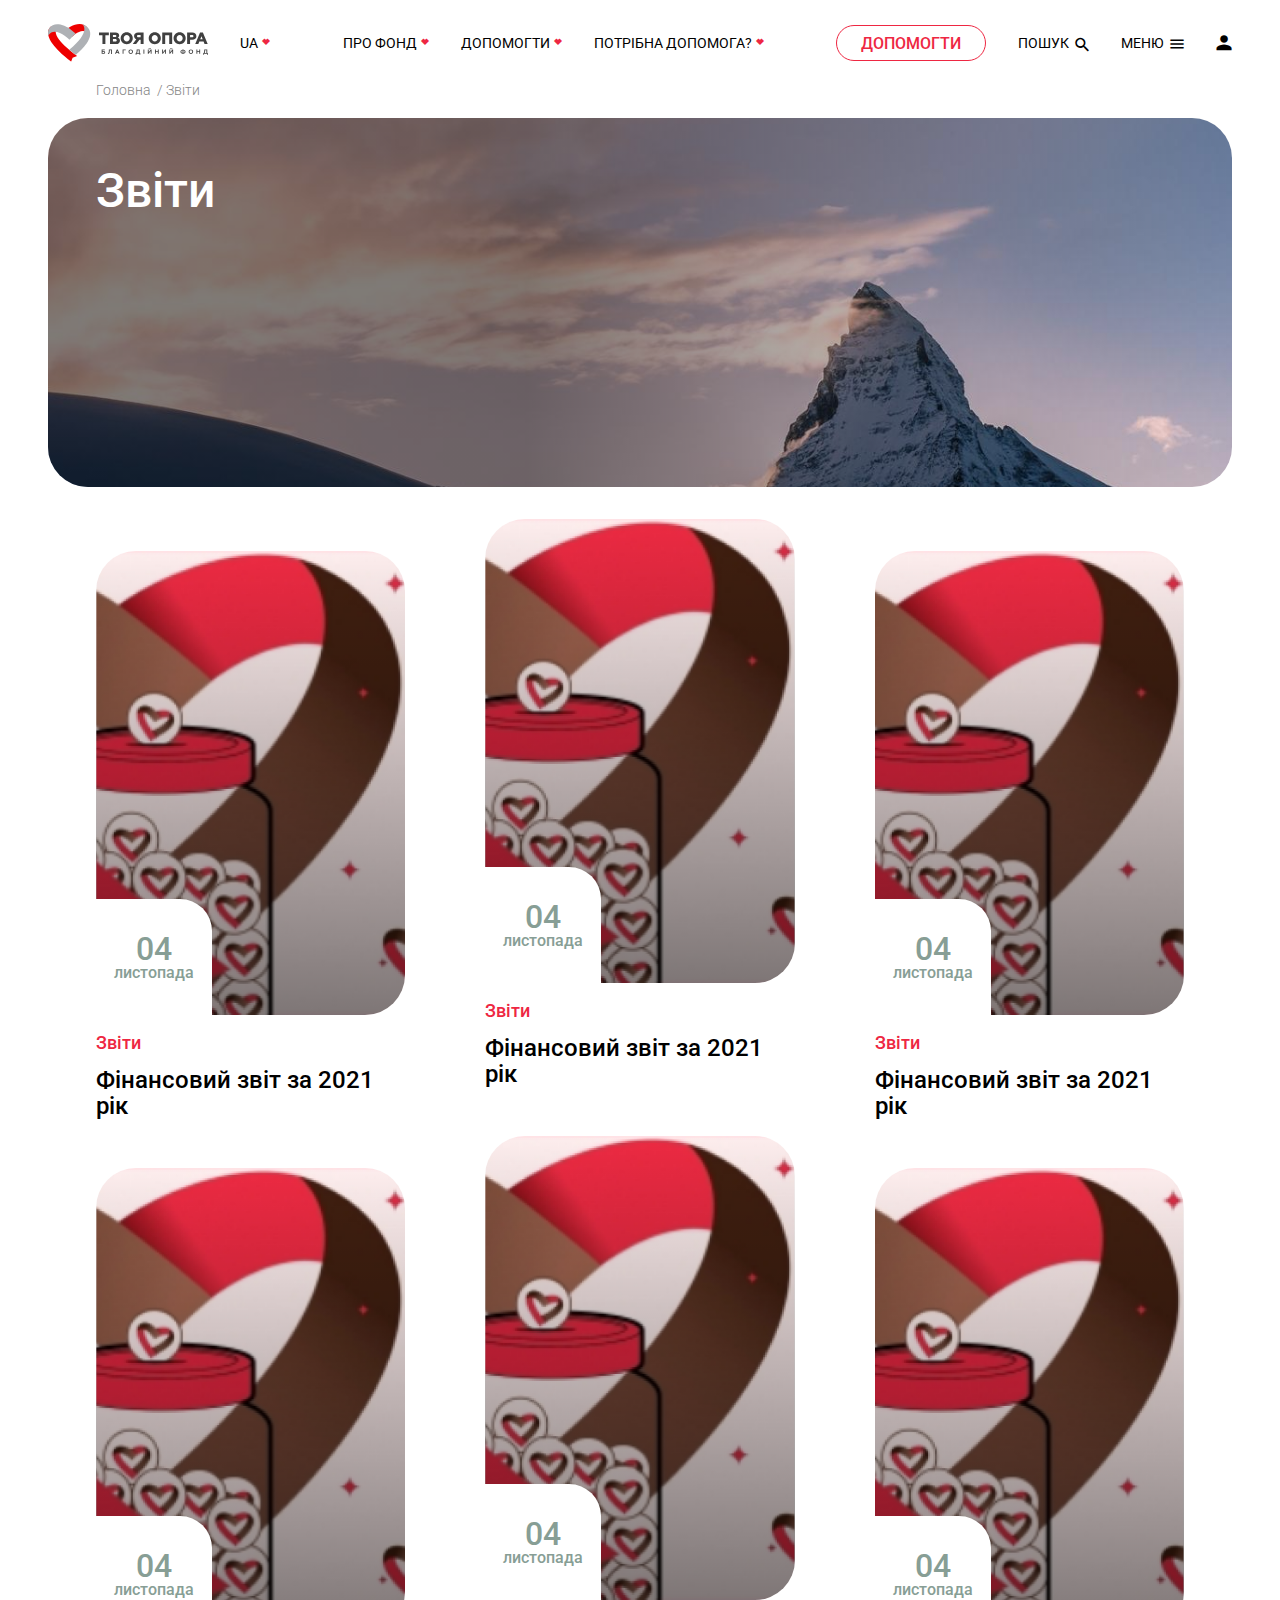
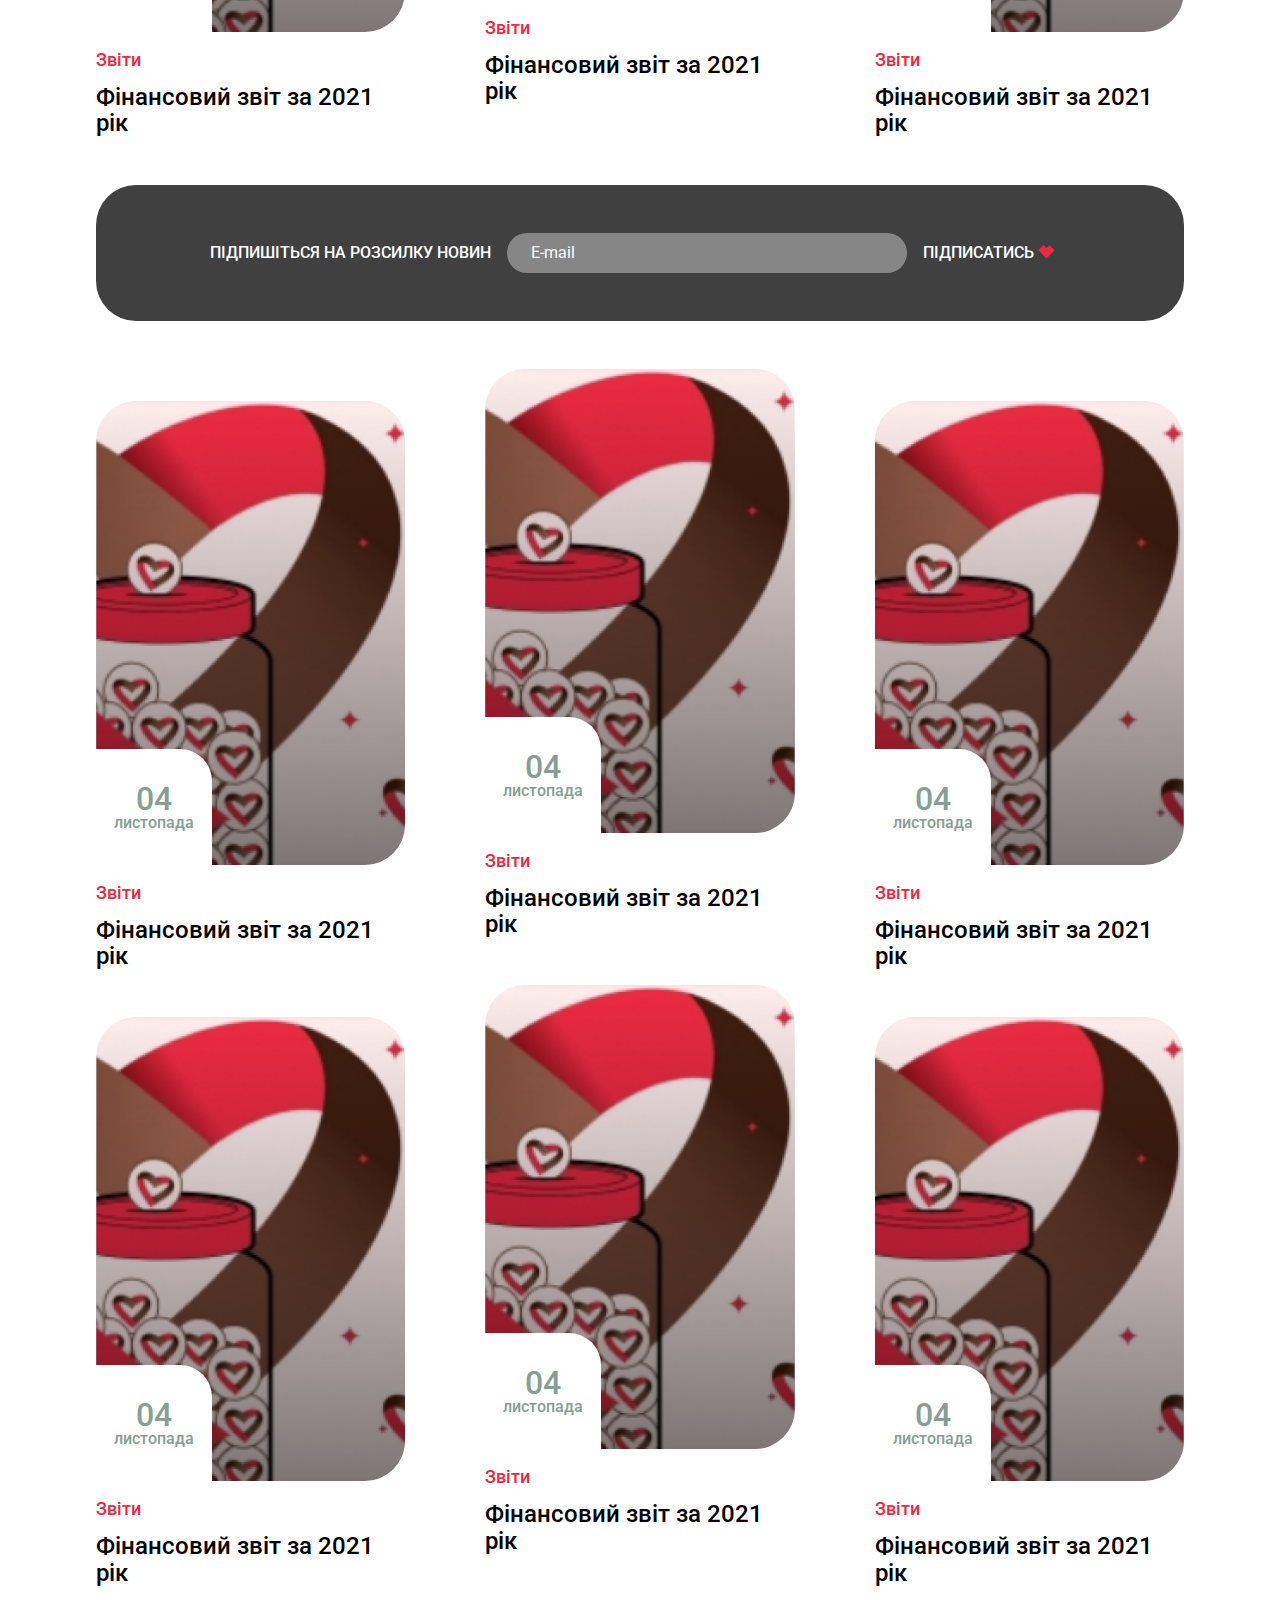
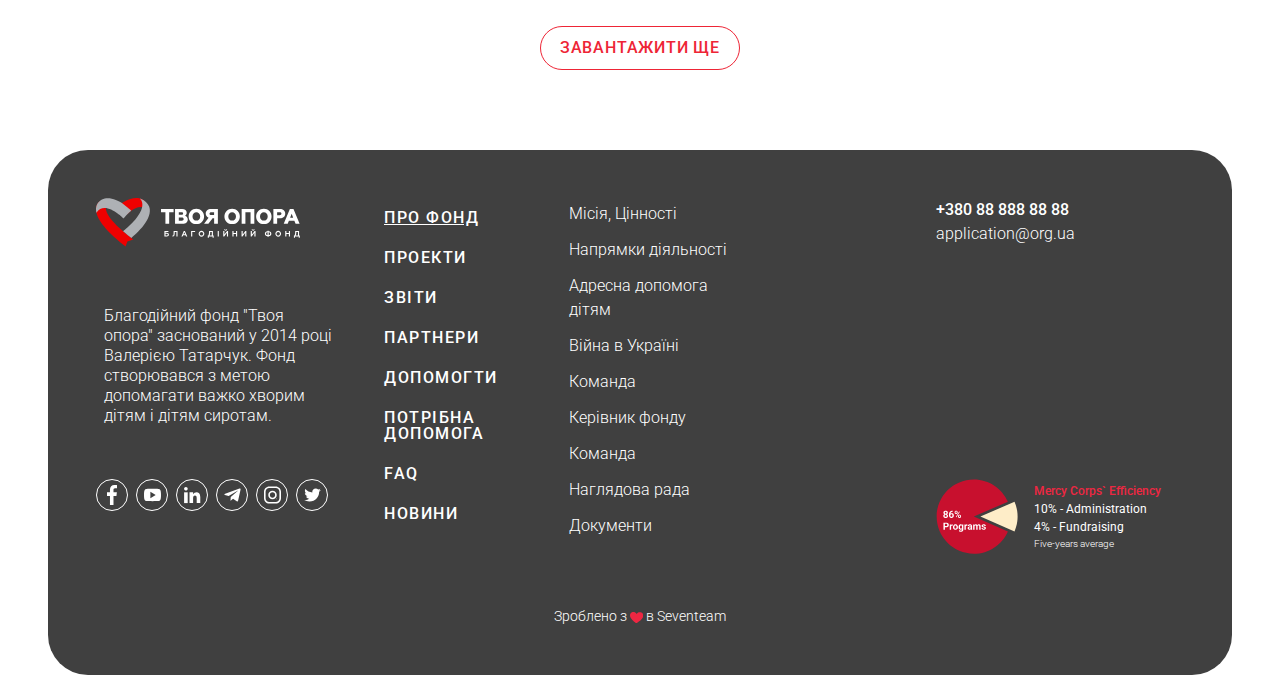
<file: index.html>
<!DOCTYPE html>
<html lang="uk">
<head>
    <title>Твоя Опора - zvity</title>
    <meta http-equiv="content-type" content="text/html;charset=utf-8" />
    <meta name="viewport" content="width=device-width, initial-scale=1, maximum-scale=1" />

    <meta name="description" content="Твоя Опора">
    <meta name="keywords" content="">
    <meta property="og:type" content="website">
    <meta property="og:site_name" content="">
    <meta property="og:title" content="Твоя Опора">
    <meta property="og:description" content="">
    <meta property="og:image" content="">
    <meta property="og:image:secure_url" content="">
    <meta property="og:url" content="">
    
    <link rel="icon" type="image/x-icon" href="./favicon.ico">
    <link rel="preconnect" href="https://fonts.googleapis.com">
    <link rel="preconnect" href="https://fonts.gstatic.com" crossorigin>
    <link href="https://fonts.googleapis.com/css2?family=Roboto:wght@300;400;500;600&display=swap" rel="stylesheet">

    <link href="./css/main.css" rel="stylesheet" />
</head>
<body><div class="container container-header">
    <header class="header">
        <div class="header-logo">
            <a href="/"><img src="./img/logo.svg" alt=""></a>
        </div>
        <div class="header-lang">
            <div class="text-dropdown">UA</div>
        </div>
        <div class="header-nav">
            <ul class="header-nav-list">
                <li><a href="#" class="text-dropdown">Про фонд</a></li>
                <li><a href="#" class="text-dropdown">Допомогти</a></li>
                <li><a href="#" class="text-dropdown">Потрібна допомога?</a></li>
            </ul>
        </div>
        <div class="header-help">
            <button class="header-help-btn">Допомогти</button>
        </div>
        <div class="header-search">
            <button class="header-btn header-btn_search">Пошук</button>
        </div>
        <div class="header-menu">
            <button class="header-btn header-btn_menu">Меню</button>
        </div>
        <div class="header-profile">
            <button class="profile-btn"></button>
        </div>
    </header><div class="dropdown-box" data-invoke="hide-nav">
    <div class="dropdown-nav">
        <div class="dropdown-nav-form">
            <form class="nav-search" method="get" action="">
                <div class="nav-search-box">
                    <div class="nav-search-query">
                        <input type="text" name="q" placeholder="Пошук">
                    </div>

                    <button class="nav-search-btn" type="submit">Пошук</button>
                </div>
            </form>
            <form class="nav-subscribe" method="get" action="">
                <div class="nav-search-box">
                    <div class="nav-search-query">
                        <input type="text" name="q" placeholder="email">
                    </div>

                    <button class="nav-search-btn" type="submit">
                        <svg width="8" height="15" viewBox="0 0 8 15" fill="none" xmlns="http://www.w3.org/2000/svg">
                            <path d="M0.827341 1.30631L7.19141 7.67017L0.827341 14.034" stroke="#fff" stroke-linecap="round"/>
                        </svg>
                    </button>
                </div>
            </form>
        </div>
        <div class="dropdown-nav-menu"><ul class="two-nav-list">
    <li class="two-nav-item hover-active">
        <div><span class="two-nav-item-parent">Про фонд</span></div>
        <ul class="two-nav-sublist">
            <li><a href="#">Місія, Цінності</a></li>
            <li><a href="#">Напрямки діяльності</a></li>
            <li><a href="#">Адресна допомога дітям</a></li>
            <li><a href="#">Війна в Україні</a></li>
            <li><a href="#">Команда</a></li>
            <li><a href="#">Керівник фонду</a></li>
            <li><a href="#">Команда</a></li>
            <li><a href="#">Наглядова рада</a></li>
            <li><a href="#">Документи</a></li>
        </ul>
    </li>
    <li class="two-nav-item">
        <div><span class="two-nav-item-parent">Проекти</span></div>
        <ul class="two-nav-sublist">
            <li><a href="#">velit et</a></li>
            <li><a href="#">perspiciatis qui tempore</a></li>
            <li><a href="#">voluptatem</a></li>
            <li><a href="#">iste aliquam</a></li>
        </ul>
    </li>
    <li class="two-nav-item">
        <div><span class="two-nav-item-parent">Звіти</span></div>
        <ul class="two-nav-sublist">
            <li><a href="#">aut enim</a></li>
            <li><a href="#">voluptas est tempore</a></li>
            <li><a href="#">distinctio</a></li>
            <li><a href="#">suscipit amet</a></li>
            <li><a href="#">sapiente nostrum quis voluptatum accusantium</a></li>
            <li><a href="#">nesciunt et consequatur</a></li>
            <li><a href="#">sunt</a></li>
            <li><a href="#">eligendi quae</a></li>
        </ul>
    </li>
    <li class="two-nav-item">
        <div><span class="two-nav-item-parent">Партнери</span></div>
        <ul class="two-nav-sublist">
            <li><a href="#">est et</a></li>
            <li><a href="#">delectus molestiae qui</a></li>
            <li><a href="#">enim magni eos ipsum soluta</a></li>
            <li><a href="#">est sed</a></li>
        </ul>
    </li>
    <li class="two-nav-item">
        <div><span class="two-nav-item-parent">Допомогти</span></div>
        <ul class="two-nav-sublist">
            <li><a href="#">sint</a></li>
            <li><a href="#">ut sint</a></li>
            <li><a href="#">unde possimus est</a></li>
            <li><a href="#">cumque et</a></li>
        </ul>
    </li>
    <li class="two-nav-item">
        <div><span class="two-nav-item-parent">Потрібна допомога</span></div>
        <ul class="two-nav-sublist">
            <li><a href="#">dignissimos</a></li>
            <li><a href="#">porro voluptate</a></li>
            <li><a href="#">quo sequi qui voluptatem magni</a></li>
            <li><a href="#">eveniet libero voluptas</a></li>
            <li><a href="#">non</a></li>
            <li><a href="#">dolore consequatur qui autem veniam</a></li>
        </ul>
    </li>
    <li class="two-nav-item">
        <div><span class="two-nav-item-parent">FAQ</span></div>
        <ul class="two-nav-sublist">
            <li><a href="#">in maxime et ratione magnam</a></li>
        </ul>
    </li>
    <li class="two-nav-item">
        <div><span class="two-nav-item-parent">Новини</span></div>
        <ul class="two-nav-sublist">
            <li><a href="#">et veritatis</a></li>
            <li><a href="#">et omnis voluptates</a></li>
        </ul>
    </li>
</ul>

        </div>
        <div class="dropdown-nav-contacts">
            <h3 class="dropdown-nav-contacts-head">Контакти</h3>
            <ul class="dropdown-nav-contacts-list">
                <li><a href="tel:+380888888888">+380 88 888 88 88</a></li>
                <li><a href="mailto:application@org.ua">application@org.ua</a></li>
            </ul>
        </div>
        <div class="dropdown-nav-lang">
            <ul class="dropdown-lang-list">
                <li>
                    <strong>ua</strong>
                </li>
                <li>
                    <a href="#">en</a>
                </li>
                <li>
                    <a href="#">pl</a>
                </li>
                <li>
                    <a href="#">de</a>
                </li>
                <li>
                    <a href="#">fr</a>
                </li>
            </ul>
        </div>
        <div class="dropdown-nav-social"><ul class="social-list">
            <li><a href="#" class="social-icon social-icon_facebook" rel="nofollow" target="blank">
                <svg width="10" height="20" viewBox="0 0 10 20" fill="none" xmlns="http://www.w3.org/2000/svg">
                    <path d="M6.48562 20V10.8771H9.4377L9.8786 7.32226H6.49201V5.04983C6.49201 4.01993 6.76677 3.32226 8.1853 3.32226H10V0.139535C9.68051 0.0930232 8.60064 0 7.35463 0C4.74121 0 2.95847 1.66113 2.95847 4.70432V7.3289H0V10.8837H2.95847V20H6.48562Z" fill="white"/>
                </svg>
            </a></li>
            <li><a href="#" class="social-icon social-icon_youtube" rel="nofollow" target="blank">
                <svg width="20" height="16" viewBox="0 0 20 16" fill="none" xmlns="http://www.w3.org/2000/svg">
                    <path d="M19.15 2.1292C18.6075 1.10836 18.0188 0.9206 16.8201 0.849206C15.6225 0.763253 12.6113 0.727539 10.0025 0.727539C7.38875 0.727539 4.37628 0.763253 3.18001 0.847873C1.98375 0.9206 1.39376 1.10703 0.84625 2.1292C0.287499 3.14871 0 4.90474 0 7.9963C0 7.99893 0 8.00027 0 8.00027C0 8.0029 0 8.00423 0 8.00423V8.00686C0 11.0852 0.287499 12.8545 0.84625 13.8634C1.39376 14.8842 1.98249 15.0693 3.17876 15.1553C4.37625 15.2294 7.38875 15.273 10.0025 15.273C12.6113 15.273 15.6225 15.2294 16.8213 15.1566C18.02 15.0707 18.6088 14.8855 19.1513 13.8647C19.715 12.8558 20 11.0866 20 8.00819C20 8.00819 20 8.00423 20 8.0016V7.99764C20 4.90474 19.715 3.14871 19.15 2.1292ZM7.50002 11.9672V4.03332L13.75 8.00027L7.50002 11.9672Z" fill="white"/>
                </svg>
            </a></li>
            <li><a href="#" class="social-icon social-icon_linkedin" rel="nofollow" target="blank">
                <svg width="21" height="20" viewBox="0 0 21 20" fill="none" xmlns="http://www.w3.org/2000/svg">
                    <path d="M2.35284 4.4839C3.58013 4.4839 4.57506 3.48015 4.57506 2.24195C4.57506 1.00376 3.58013 0 2.35284 0C1.12554 0 0.130615 1.00376 0.130615 2.24195C0.130615 3.48015 1.12554 4.4839 2.35284 4.4839Z" fill="white"/>
                    <path d="M4.57481 6.6814H0.130371V19.9999H4.57481V6.6814Z" fill="white"/>
                    <path d="M11.2418 6.68134H6.79736V19.9999H11.2418V13.6514C11.2418 9.83339 15.6862 9.47823 15.6862 13.6514V19.9999H20.1307V12.5415C20.1307 5.2607 13.1751 5.50487 11.2418 9.10087V6.68134Z" fill="white"/>
                </svg>
            </a></li>
            <li><a href="#" class="social-icon social-icon_telegram" rel="nofollow" target="blank">
                <svg width="21" height="16" viewBox="0 0 21 16" fill="none" xmlns="http://www.w3.org/2000/svg">
                    <path d="M1.41155 6.60556L19.1482 0.0799257C19.9717 -0.203947 20.6903 0.27123 20.4237 1.45952L20.4251 1.45815L17.405 15.034C17.1815 15.9967 16.5815 16.2305 15.7429 15.7772L11.144 12.5429L8.92573 14.5821C8.6807 14.8159 8.47375 15.0134 7.99805 15.0134L8.32428 10.5475L16.8473 3.19978C17.2181 2.88848 16.7647 2.71294 16.2754 3.02287L5.74387 9.35171L1.20317 8.00023C0.217276 7.70128 0.195719 7.05948 1.41155 6.60556Z" fill="white"/>
                </svg>
            </a></li>
            <li><a href="#" class="social-icon social-icon_instagram" rel="nofollow" target="blank">
                <svg width="20" height="20" viewBox="0 0 20 20" fill="none" xmlns="http://www.w3.org/2000/svg">
                    <path fill-rule="evenodd" clip-rule="evenodd" d="M13.75 0H6.25C2.79876 0 0 2.79877 0 6.25001V13.75C0 17.2012 2.79876 20 6.25 20H13.75C17.2012 20 20 17.2012 20 13.75V6.25001C20 2.79877 17.2012 0 13.75 0ZM18.125 13.75C18.125 16.1625 16.1625 18.125 13.75 18.125H6.25C3.83749 18.125 1.87499 16.1625 1.87499 13.75V6.25001C1.87499 3.83749 3.83749 1.87499 6.25 1.87499H13.75C16.1625 1.87499 18.125 3.83749 18.125 6.25001L18.125 13.75ZM9.99998 5C7.23876 5 5 7.23876 5 10C5 12.7612 7.23876 15 9.99998 15C12.7612 15 15 12.7612 15 10C15 7.23876 12.7612 5 9.99998 5ZM9.99998 13.125C8.27748 13.125 6.87499 11.7225 6.87499 10C6.87499 8.27623 8.27748 6.87499 9.99998 6.87499C11.7225 6.87499 13.125 8.27623 13.125 10C13.125 11.7225 11.7225 13.125 9.99998 13.125ZM15 14.5C15 14.7761 14.7761 15 14.5 15C14.2239 15 14 14.7761 14 14.5C14 14.2239 14.2239 14 14.5 14C14.7761 14 15 14.2239 15 14.5Z" fill="white"/>
                </svg>
            </a></li>
            <li><a href="#" class="social-icon social-icon_twitter" rel="nofollow" target="blank">
                <svg width="22" height="18" viewBox="0 0 22 18" fill="none" xmlns="http://www.w3.org/2000/svg">
                    <path d="M21.7312 2.5917C20.9331 2.92883 20.0827 3.1525 19.1961 3.26111C20.1082 2.73664 20.8045 1.9122 21.1318 0.918594C20.2813 1.40712 19.3424 1.75192 18.3419 1.9445C17.5342 1.11602 16.3835 0.603271 15.1277 0.603271C12.692 0.603271 10.7307 2.50772 10.7307 4.84216C10.7307 5.17807 10.7601 5.50107 10.8326 5.80872C7.17538 5.63672 3.9386 3.94827 1.7644 1.37603C1.38464 2.01031 1.16207 2.73664 1.16207 3.51829C1.16207 4.98589 1.94674 6.28715 3.1162 7.04013C2.4095 7.02721 1.71578 6.82938 1.12853 6.51809C1.12853 6.53101 1.12853 6.54797 1.12853 6.56452C1.12853 8.62401 2.65345 10.3347 4.65369 10.7287C4.29573 10.8232 3.90507 10.8684 3.50016 10.8684C3.21848 10.8684 2.93429 10.8531 2.66728 10.7961C3.23734 12.4745 4.85489 13.7083 6.77843 13.7483C5.2816 14.8764 3.3807 15.5559 1.32344 15.5559C0.962546 15.5559 0.616736 15.5405 0.270508 15.4977C2.2192 16.7077 4.52878 17.3989 7.01945 17.3989C15.1156 17.3989 19.5419 10.9391 19.5419 5.33957C19.5419 5.15223 19.5352 4.97136 19.526 4.79169C20.3991 4.19496 21.1331 3.44965 21.7312 2.5917Z" fill="white"/>
                </svg>
            </a></li>
</ul>
</div>
        <button class="dropdown-nav-close" data-invoke="hide-nav"></button>
    </div>
</div>

</div>

<section class="container container__small container__breadcrumbs">
    <nav class="yoast-breadcrumbs breadcrumbs">
        <span>
            <span>
                <a href="№">Головна</a>
                 / 
                 <span>
                    Звіти
                </span>
            </span>
        </span>
    </nav>
</section>

<section class="container container__small">
    <div class="banner-gradient rounded banner-gradient__zvity">

        <div class="banner-gradient__img">
            <img src="./img/content/top-project/0-1270x735.jpg" alt="">
        </div>
        <div class="banner-gradient__bg"></div>

        <div class="banner-gradient-text">
            <h3>
                Звіти
            </h3>
        </div>
    </div>
</section>

<section class="container">  

    <div class="project-list-projects zvit-list">
            <div class="project-list-projects-wrapper">
                <div class="swiper-slide">
                    <div class="project-card">
                        <a href="/projects/id" class="project-card-data">
                            <img src="./img/zvity/img-zvity-title.png" class="project-card-image" alt="">
                            <div class="project-card-date">
                                <div><strong>04</strong> листопада</div>
                            </div>
                            
                            <div class="project-card-desc">
                                <div class="project-card-text">
                                    <p>Voluptas tenetur quidem et officia debitis accusantium tempora. Non quia voluptatum saepe a. Ab sapiente nobis.</p>
                                    <div class="project-card-more">докладніше</div>
                                </div>
                            </div>
                        </a>
                        <h3 class="project-card-head">
                            <a href=""><strong>Звіти</strong>Фінансовий звіт за 2021 рік</a>
                        </h3>
                    </div>
                </div>
                <div class="swiper-slide">
                    <div class="project-card">
                        <a href="/projects/id" class="project-card-data">
                            <img src="./img/zvity/img-zvity-title.png" class="project-card-image" alt="">
                            <div class="project-card-date">
                                <div><strong>04</strong> листопада</div>
                            </div>
                            
                            <div class="project-card-desc">
                                <div class="project-card-text">
                                    <p>Voluptas tenetur quidem et officia debitis accusantium tempora. Non quia voluptatum saepe a. Ab sapiente nobis.</p>
                                    <div class="project-card-more">докладніше</div>
                                </div>
                            </div>
                        </a>
                        <h3 class="project-card-head">
                            <a href=""><strong>Звіти</strong>Фінансовий звіт за 2021 рік</a>
                        </h3>
                    </div>
                </div>
                <div class="swiper-slide">
                    <div class="project-card">
                        <a href="/projects/id" class="project-card-data">
                            <img src="./img/zvity/img-zvity-title.png" class="project-card-image" alt="">
                            <div class="project-card-date">
                                <div><strong>04</strong> листопада</div>
                            </div>
                            
                            <div class="project-card-desc">
                                <div class="project-card-text">
                                    <p>Voluptas tenetur quidem et officia debitis accusantium tempora. Non quia voluptatum saepe a. Ab sapiente nobis.</p>
                                    <div class="project-card-more">докладніше</div>
                                </div>
                            </div>
                        </a>
                        <h3 class="project-card-head">
                            <a href=""><strong>Звіти</strong>Фінансовий звіт за 2021 рік</a>
                        </h3>
                    </div>
                </div>
                <div class="swiper-slide">
                    <div class="project-card">
                        <a href="/projects/id" class="project-card-data">
                            <img src="./img/zvity/img-zvity-title.png" class="project-card-image" alt="">
                            <div class="project-card-date">
                                <div><strong>04</strong> листопада</div>
                            </div>
                            
                            <div class="project-card-desc">
                                <div class="project-card-text">
                                    <p>Voluptas tenetur quidem et officia debitis accusantium tempora. Non quia voluptatum saepe a. Ab sapiente nobis.</p>
                                    <div class="project-card-more">докладніше</div>
                                </div>
                            </div>
                        </a>
                        <h3 class="project-card-head">
                            <a href=""><strong>Звіти</strong>Фінансовий звіт за 2021 рік</a>
                        </h3>
                    </div>
                </div>
                <div class="swiper-slide">
                    <div class="project-card">
                        <a href="/projects/id" class="project-card-data">
                            <img src="./img/zvity/img-zvity-title.png" class="project-card-image" alt="">
                            <div class="project-card-date">
                                <div><strong>04</strong> листопада</div>
                            </div>
                            
                            <div class="project-card-desc">
                                <div class="project-card-text">
                                    <p>Voluptas tenetur quidem et officia debitis accusantium tempora. Non quia voluptatum saepe a. Ab sapiente nobis.</p>
                                    <div class="project-card-more">докладніше</div>
                                </div>
                            </div>
                        </a>
                        <h3 class="project-card-head">
                            <a href=""><strong>Звіти</strong>Фінансовий звіт за 2021 рік</a>
                        </h3>
                    </div>
                </div>
                <div class="swiper-slide">
                    <div class="project-card">
                        <a href="/projects/id" class="project-card-data">
                            <img src="./img/zvity/img-zvity-title.png" class="project-card-image" alt="">
                            <div class="project-card-date">
                                <div><strong>04</strong> листопада</div>
                            </div>
                            
                            <div class="project-card-desc">
                                <div class="project-card-text">
                                    <p>Voluptas tenetur quidem et officia debitis accusantium tempora. Non quia voluptatum saepe a. Ab sapiente nobis.</p>
                                    <div class="project-card-more">докладніше</div>
                                </div>
                            </div>
                        </a>
                        <h3 class="project-card-head">
                            <a href=""><strong>Звіти</strong>Фінансовий звіт за 2021 рік</a>
                        </h3>
                    </div>
                </div>
            </div>

            <form class="subscribe-layout rounded news-subscribe-form" action="." method="post">
                <div class="subscribe-head">Підпишіться на розсилку новин</div>
                <div class="subscribe-input">
                    <input type="email" name="email" placeholder="E-mail">
                </div>
                <div class="subscribe-submit">
                    <button type="submit" class="subscribe-btn">Підписатись</button>
                </div>
            </form>

            <div class="project-list-projects-wrapper">
                <div class="swiper-slide">
                    <div class="project-card">
                        <a href="/projects/id" class="project-card-data">
                            <img src="./img/zvity/img-zvity-title.png" class="project-card-image" alt="">
                            <div class="project-card-date">
                                <div><strong>04</strong> листопада</div>
                            </div>
                            
                            <div class="project-card-desc">
                                <div class="project-card-text">
                                    <p>Voluptas tenetur quidem et officia debitis accusantium tempora. Non quia voluptatum saepe a. Ab sapiente nobis.</p>
                                    <div class="project-card-more">докладніше</div>
                                </div>
                            </div>
                        </a>
                        <h3 class="project-card-head">
                            <a href=""><strong>Звіти</strong>Фінансовий звіт за 2021 рік</a>
                        </h3>
                    </div>
                </div>
                <div class="swiper-slide">
                    <div class="project-card">
                        <a href="/projects/id" class="project-card-data">
                            <img src="./img/zvity/img-zvity-title.png" class="project-card-image" alt="">
                            <div class="project-card-date">
                                <div><strong>04</strong> листопада</div>
                            </div>
                            
                            <div class="project-card-desc">
                                <div class="project-card-text">
                                    <p>Voluptas tenetur quidem et officia debitis accusantium tempora. Non quia voluptatum saepe a. Ab sapiente nobis.</p>
                                    <div class="project-card-more">докладніше</div>
                                </div>
                            </div>
                        </a>
                        <h3 class="project-card-head">
                            <a href=""><strong>Звіти</strong>Фінансовий звіт за 2021 рік</a>
                        </h3>
                    </div>
                </div>
                <div class="swiper-slide">
                    <div class="project-card">
                        <a href="/projects/id" class="project-card-data">
                            <img src="./img/zvity/img-zvity-title.png" class="project-card-image" alt="">
                            <div class="project-card-date">
                                <div><strong>04</strong> листопада</div>
                            </div>
                            
                            <div class="project-card-desc">
                                <div class="project-card-text">
                                    <p>Voluptas tenetur quidem et officia debitis accusantium tempora. Non quia voluptatum saepe a. Ab sapiente nobis.</p>
                                    <div class="project-card-more">докладніше</div>
                                </div>
                            </div>
                        </a>
                        <h3 class="project-card-head">
                            <a href=""><strong>Звіти</strong>Фінансовий звіт за 2021 рік</a>
                        </h3>
                    </div>
                </div>
                <div class="swiper-slide">
                    <div class="project-card">
                        <a href="/projects/id" class="project-card-data">
                            <img src="./img/zvity/img-zvity-title.png" class="project-card-image" alt="">
                            <div class="project-card-date">
                                <div><strong>04</strong> листопада</div>
                            </div>
                            
                            <div class="project-card-desc">
                                <div class="project-card-text">
                                    <p>Voluptas tenetur quidem et officia debitis accusantium tempora. Non quia voluptatum saepe a. Ab sapiente nobis.</p>
                                    <div class="project-card-more">докладніше</div>
                                </div>
                            </div>
                        </a>
                        <h3 class="project-card-head">
                            <a href=""><strong>Звіти</strong>Фінансовий звіт за 2021 рік</a>
                        </h3>
                    </div>
                </div>
                <div class="swiper-slide">
                    <div class="project-card">
                        <a href="/projects/id" class="project-card-data">
                            <img src="./img/zvity/img-zvity-title.png" class="project-card-image" alt="">
                            <div class="project-card-date">
                                <div><strong>04</strong> листопада</div>
                            </div>
                            
                            <div class="project-card-desc">
                                <div class="project-card-text">
                                    <p>Voluptas tenetur quidem et officia debitis accusantium tempora. Non quia voluptatum saepe a. Ab sapiente nobis.</p>
                                    <div class="project-card-more">докладніше</div>
                                </div>
                            </div>
                        </a>
                        <h3 class="project-card-head">
                            <a href=""><strong>Звіти</strong>Фінансовий звіт за 2021 рік</a>
                        </h3>
                    </div>
                </div>
                <div class="swiper-slide">
                    <div class="project-card">
                        <a href="/projects/id" class="project-card-data">
                            <img src="./img/zvity/img-zvity-title.png" class="project-card-image" alt="">
                            <div class="project-card-date">
                                <div><strong>04</strong> листопада</div>
                            </div>
                            
                            <div class="project-card-desc">
                                <div class="project-card-text">
                                    <p>Voluptas tenetur quidem et officia debitis accusantium tempora. Non quia voluptatum saepe a. Ab sapiente nobis.</p>
                                    <div class="project-card-more">докладніше</div>
                                </div>
                            </div>
                        </a>
                        <h3 class="project-card-head">
                            <a href=""><strong>Звіти</strong>Фінансовий звіт за 2021 рік</a>
                        </h3>
                    </div>
                </div>
            </div>

            <button class="project-list-projects-more">завантажити ще</button>
        
    </div>

</section>



<div class="container container__big">
    <footer class="footer">
        <div class="footer-logo">
            <a href="/" class="footer-logo-pic"><img src="./img/logo-white.svg" alt="Твоя опора"></a>
        </div>

        <div class="footer-contacts">
            <ul class="footer-contacts-list">
                <li><a href="tel:+380888888888" class="font-600">+380 88 888 88 88</a></li>
                <li><a href="mailto:application@org.ua">application@org.ua</a></li>
            </ul>
        </div>

        <nav class="footer-nav"><ul class="two-nav-list">
    <li class="two-nav-item hover-active">
        <div><span class="two-nav-item-parent">Про фонд</span></div>
        <ul class="two-nav-sublist">
            <li><a href="#">Місія, Цінності</a></li>
            <li><a href="#">Напрямки діяльності</a></li>
            <li><a href="#">Адресна допомога дітям</a></li>
            <li><a href="#">Війна в Україні</a></li>
            <li><a href="#">Команда</a></li>
            <li><a href="#">Керівник фонду</a></li>
            <li><a href="#">Команда</a></li>
            <li><a href="#">Наглядова рада</a></li>
            <li><a href="#">Документи</a></li>
        </ul>
    </li>
    <li class="two-nav-item">
        <div><span class="two-nav-item-parent">Проекти</span></div>
        <ul class="two-nav-sublist">
            <li><a href="#">velit et</a></li>
            <li><a href="#">perspiciatis qui tempore</a></li>
            <li><a href="#">voluptatem</a></li>
            <li><a href="#">iste aliquam</a></li>
        </ul>
    </li>
    <li class="two-nav-item">
        <div><span class="two-nav-item-parent">Звіти</span></div>
        <ul class="two-nav-sublist">
            <li><a href="#">aut enim</a></li>
            <li><a href="#">voluptas est tempore</a></li>
            <li><a href="#">distinctio</a></li>
            <li><a href="#">suscipit amet</a></li>
            <li><a href="#">sapiente nostrum quis voluptatum accusantium</a></li>
            <li><a href="#">nesciunt et consequatur</a></li>
            <li><a href="#">sunt</a></li>
            <li><a href="#">eligendi quae</a></li>
        </ul>
    </li>
    <li class="two-nav-item">
        <div><span class="two-nav-item-parent">Партнери</span></div>
        <ul class="two-nav-sublist">
            <li><a href="#">est et</a></li>
            <li><a href="#">delectus molestiae qui</a></li>
            <li><a href="#">enim magni eos ipsum soluta</a></li>
            <li><a href="#">est sed</a></li>
        </ul>
    </li>
    <li class="two-nav-item">
        <div><span class="two-nav-item-parent">Допомогти</span></div>
        <ul class="two-nav-sublist">
            <li><a href="#">sint</a></li>
            <li><a href="#">ut sint</a></li>
            <li><a href="#">unde possimus est</a></li>
            <li><a href="#">cumque et</a></li>
        </ul>
    </li>
    <li class="two-nav-item">
        <div><span class="two-nav-item-parent">Потрібна допомога</span></div>
        <ul class="two-nav-sublist">
            <li><a href="#">dignissimos</a></li>
            <li><a href="#">porro voluptate</a></li>
            <li><a href="#">quo sequi qui voluptatem magni</a></li>
            <li><a href="#">eveniet libero voluptas</a></li>
            <li><a href="#">non</a></li>
            <li><a href="#">dolore consequatur qui autem veniam</a></li>
        </ul>
    </li>
    <li class="two-nav-item">
        <div><span class="two-nav-item-parent">FAQ</span></div>
        <ul class="two-nav-sublist">
            <li><a href="#">in maxime et ratione magnam</a></li>
        </ul>
    </li>
    <li class="two-nav-item">
        <div><span class="two-nav-item-parent">Новини</span></div>
        <ul class="two-nav-sublist">
            <li><a href="#">et veritatis</a></li>
            <li><a href="#">et omnis voluptates</a></li>
        </ul>
    </li>
</ul>

        </nav>

        <div class="footer-text">
            <p>Благодійний фонд "Твоя опора" заснований у 2014 році Валерією Татарчук. Фонд створювався з метою допомагати важко хворим дітям і дітям сиротам.</p>
        </div>

        <div class="footer-social"><ul class="social-list">
    <li><a href="#" class="social-icon social-icon_facebook" rel="nofollow" target="blank">
        <svg width="10" height="20" viewBox="0 0 10 20" fill="none" xmlns="http://www.w3.org/2000/svg">
            <path d="M6.48562 20V10.8771H9.4377L9.8786 7.32226H6.49201V5.04983C6.49201 4.01993 6.76677 3.32226 8.1853 3.32226H10V0.139535C9.68051 0.0930232 8.60064 0 7.35463 0C4.74121 0 2.95847 1.66113 2.95847 4.70432V7.3289H0V10.8837H2.95847V20H6.48562Z" fill="white"/>
        </svg>
    </a></li>
    <li><a href="#" class="social-icon social-icon_youtube" rel="nofollow" target="blank">
        <svg width="20" height="16" viewBox="0 0 20 16" fill="none" xmlns="http://www.w3.org/2000/svg">
            <path d="M19.15 2.1292C18.6075 1.10836 18.0188 0.9206 16.8201 0.849206C15.6225 0.763253 12.6113 0.727539 10.0025 0.727539C7.38875 0.727539 4.37628 0.763253 3.18001 0.847873C1.98375 0.9206 1.39376 1.10703 0.84625 2.1292C0.287499 3.14871 0 4.90474 0 7.9963C0 7.99893 0 8.00027 0 8.00027C0 8.0029 0 8.00423 0 8.00423V8.00686C0 11.0852 0.287499 12.8545 0.84625 13.8634C1.39376 14.8842 1.98249 15.0693 3.17876 15.1553C4.37625 15.2294 7.38875 15.273 10.0025 15.273C12.6113 15.273 15.6225 15.2294 16.8213 15.1566C18.02 15.0707 18.6088 14.8855 19.1513 13.8647C19.715 12.8558 20 11.0866 20 8.00819C20 8.00819 20 8.00423 20 8.0016V7.99764C20 4.90474 19.715 3.14871 19.15 2.1292ZM7.50002 11.9672V4.03332L13.75 8.00027L7.50002 11.9672Z" fill="white"/>
        </svg>
    </a></li>
    <li><a href="#" class="social-icon social-icon_linkedin" rel="nofollow" target="blank">
        <svg width="21" height="20" viewBox="0 0 21 20" fill="none" xmlns="http://www.w3.org/2000/svg">
            <path d="M2.35284 4.4839C3.58013 4.4839 4.57506 3.48015 4.57506 2.24195C4.57506 1.00376 3.58013 0 2.35284 0C1.12554 0 0.130615 1.00376 0.130615 2.24195C0.130615 3.48015 1.12554 4.4839 2.35284 4.4839Z" fill="white"/>
            <path d="M4.57481 6.6814H0.130371V19.9999H4.57481V6.6814Z" fill="white"/>
            <path d="M11.2418 6.68134H6.79736V19.9999H11.2418V13.6514C11.2418 9.83339 15.6862 9.47823 15.6862 13.6514V19.9999H20.1307V12.5415C20.1307 5.2607 13.1751 5.50487 11.2418 9.10087V6.68134Z" fill="white"/>
        </svg>
    </a></li>
    <li><a href="#" class="social-icon social-icon_telegram" rel="nofollow" target="blank">
        <svg width="21" height="16" viewBox="0 0 21 16" fill="none" xmlns="http://www.w3.org/2000/svg">
            <path d="M1.41155 6.60556L19.1482 0.0799257C19.9717 -0.203947 20.6903 0.27123 20.4237 1.45952L20.4251 1.45815L17.405 15.034C17.1815 15.9967 16.5815 16.2305 15.7429 15.7772L11.144 12.5429L8.92573 14.5821C8.6807 14.8159 8.47375 15.0134 7.99805 15.0134L8.32428 10.5475L16.8473 3.19978C17.2181 2.88848 16.7647 2.71294 16.2754 3.02287L5.74387 9.35171L1.20317 8.00023C0.217276 7.70128 0.195719 7.05948 1.41155 6.60556Z" fill="white"/>
        </svg>
    </a></li>
    <li><a href="#" class="social-icon social-icon_instagram" rel="nofollow" target="blank">
        <svg width="20" height="20" viewBox="0 0 20 20" fill="none" xmlns="http://www.w3.org/2000/svg">
            <path fill-rule="evenodd" clip-rule="evenodd" d="M13.75 0H6.25C2.79876 0 0 2.79877 0 6.25001V13.75C0 17.2012 2.79876 20 6.25 20H13.75C17.2012 20 20 17.2012 20 13.75V6.25001C20 2.79877 17.2012 0 13.75 0ZM18.125 13.75C18.125 16.1625 16.1625 18.125 13.75 18.125H6.25C3.83749 18.125 1.87499 16.1625 1.87499 13.75V6.25001C1.87499 3.83749 3.83749 1.87499 6.25 1.87499H13.75C16.1625 1.87499 18.125 3.83749 18.125 6.25001L18.125 13.75ZM9.99998 5C7.23876 5 5 7.23876 5 10C5 12.7612 7.23876 15 9.99998 15C12.7612 15 15 12.7612 15 10C15 7.23876 12.7612 5 9.99998 5ZM9.99998 13.125C8.27748 13.125 6.87499 11.7225 6.87499 10C6.87499 8.27623 8.27748 6.87499 9.99998 6.87499C11.7225 6.87499 13.125 8.27623 13.125 10C13.125 11.7225 11.7225 13.125 9.99998 13.125ZM15 14.5C15 14.7761 14.7761 15 14.5 15C14.2239 15 14 14.7761 14 14.5C14 14.2239 14.2239 14 14.5 14C14.7761 14 15 14.2239 15 14.5Z" fill="white"/>
        </svg>
    </a></li>
    <li><a href="#" class="social-icon social-icon_twitter" rel="nofollow" target="blank">
        <svg width="22" height="18" viewBox="0 0 22 18" fill="none" xmlns="http://www.w3.org/2000/svg">
            <path d="M21.7312 2.5917C20.9331 2.92883 20.0827 3.1525 19.1961 3.26111C20.1082 2.73664 20.8045 1.9122 21.1318 0.918594C20.2813 1.40712 19.3424 1.75192 18.3419 1.9445C17.5342 1.11602 16.3835 0.603271 15.1277 0.603271C12.692 0.603271 10.7307 2.50772 10.7307 4.84216C10.7307 5.17807 10.7601 5.50107 10.8326 5.80872C7.17538 5.63672 3.9386 3.94827 1.7644 1.37603C1.38464 2.01031 1.16207 2.73664 1.16207 3.51829C1.16207 4.98589 1.94674 6.28715 3.1162 7.04013C2.4095 7.02721 1.71578 6.82938 1.12853 6.51809C1.12853 6.53101 1.12853 6.54797 1.12853 6.56452C1.12853 8.62401 2.65345 10.3347 4.65369 10.7287C4.29573 10.8232 3.90507 10.8684 3.50016 10.8684C3.21848 10.8684 2.93429 10.8531 2.66728 10.7961C3.23734 12.4745 4.85489 13.7083 6.77843 13.7483C5.2816 14.8764 3.3807 15.5559 1.32344 15.5559C0.962546 15.5559 0.616736 15.5405 0.270508 15.4977C2.2192 16.7077 4.52878 17.3989 7.01945 17.3989C15.1156 17.3989 19.5419 10.9391 19.5419 5.33957C19.5419 5.15223 19.5352 4.97136 19.526 4.79169C20.3991 4.19496 21.1331 3.44965 21.7312 2.5917Z" fill="white"/>
        </svg>
    </a></li>
</ul>

        </div>

        <div class="footer-info">
            <div class="small-infobox">
                <div class="small-infobox-pic"><img src="./img/info.svg" alt=""></div>
                <div class="small-infobox-data">
                    <strong>Mercy Corps` Efficiency</strong>
                    <span>
                        10% - Administration<br />
                        4% - Fundraising
                    </span>
                    <small>Five-years average</small>
                </div>
            </div>
        </div>

        <div class="footer-develop">
            Зроблено з <span><svg xmlns="http://www.w3.org/2000/svg" width="13.277001" height="11.460478" viewBox="0 0 13.277001 11.460478" fill="none" version="1.1"><path d="m 11.400828,0.51652185 c 0.608,0.303996 1.08,0.72799595 1.416,1.27199595 0.336,0.528 0.488,1.168 0.456,1.92 -0.032,0.752 -0.288,1.528 -0.768,2.328 -0.208,0.336 -0.472,0.688 -0.792,1.056 -0.304,0.352 -0.584,0.656 -0.84,0.912 -0.24,0.24 -0.664,0.6 -1.2720004,1.08 -0.608,0.464 -1.064,0.80796 -1.368,1.0319602 -0.288,0.224 -0.888,0.672 -1.8,1.344 -0.864,-0.704 -1.44,-1.176 -1.728,-1.416 -0.288,-0.2400002 -0.728,-0.6079602 -1.32,-1.1039602 -0.576,-0.512 -0.984,-0.896 -1.224,-1.152 -0.224,-0.256 -0.488,-0.568 -0.792,-0.936 -0.288,-0.384 -0.52800001,-0.752 -0.72000001,-1.104 -0.448,-0.848 -0.664,-1.632 -0.64800000379,-2.352 0.0160000038,-0.736 0.20000000379,-1.368 0.55200000379,-1.896 0.352,-0.54399995 0.84000001,-0.94399595 1.46400001,-1.19999695 0.848,-0.383999 1.744,-0.399999 2.688,-0.047999 0.944,0.351996 1.6,0.95199595 1.968,1.79999595 0.4,-0.832 1.08,-1.39999995 2.04,-1.70399595 0.96,-0.304 1.8560004,-0.248 2.6880004,0.168 z" fill="currentColor"></path></svg></span> в <a href="https://seventeam.agency" target="_blank">Seventeam</a>
        </div>
    </footer>
</div>

</div>
<script src="./js/main.js"></script>

<script src="https://ajax.googleapis.com/ajax/libs/jquery/3.6.0/jquery.min.js"></script>
<script src="https://unpkg.com/swiper/swiper-bundle.min.js"></script>
<script src="./js/script.js"></script>
</body>
</html>
</file>
